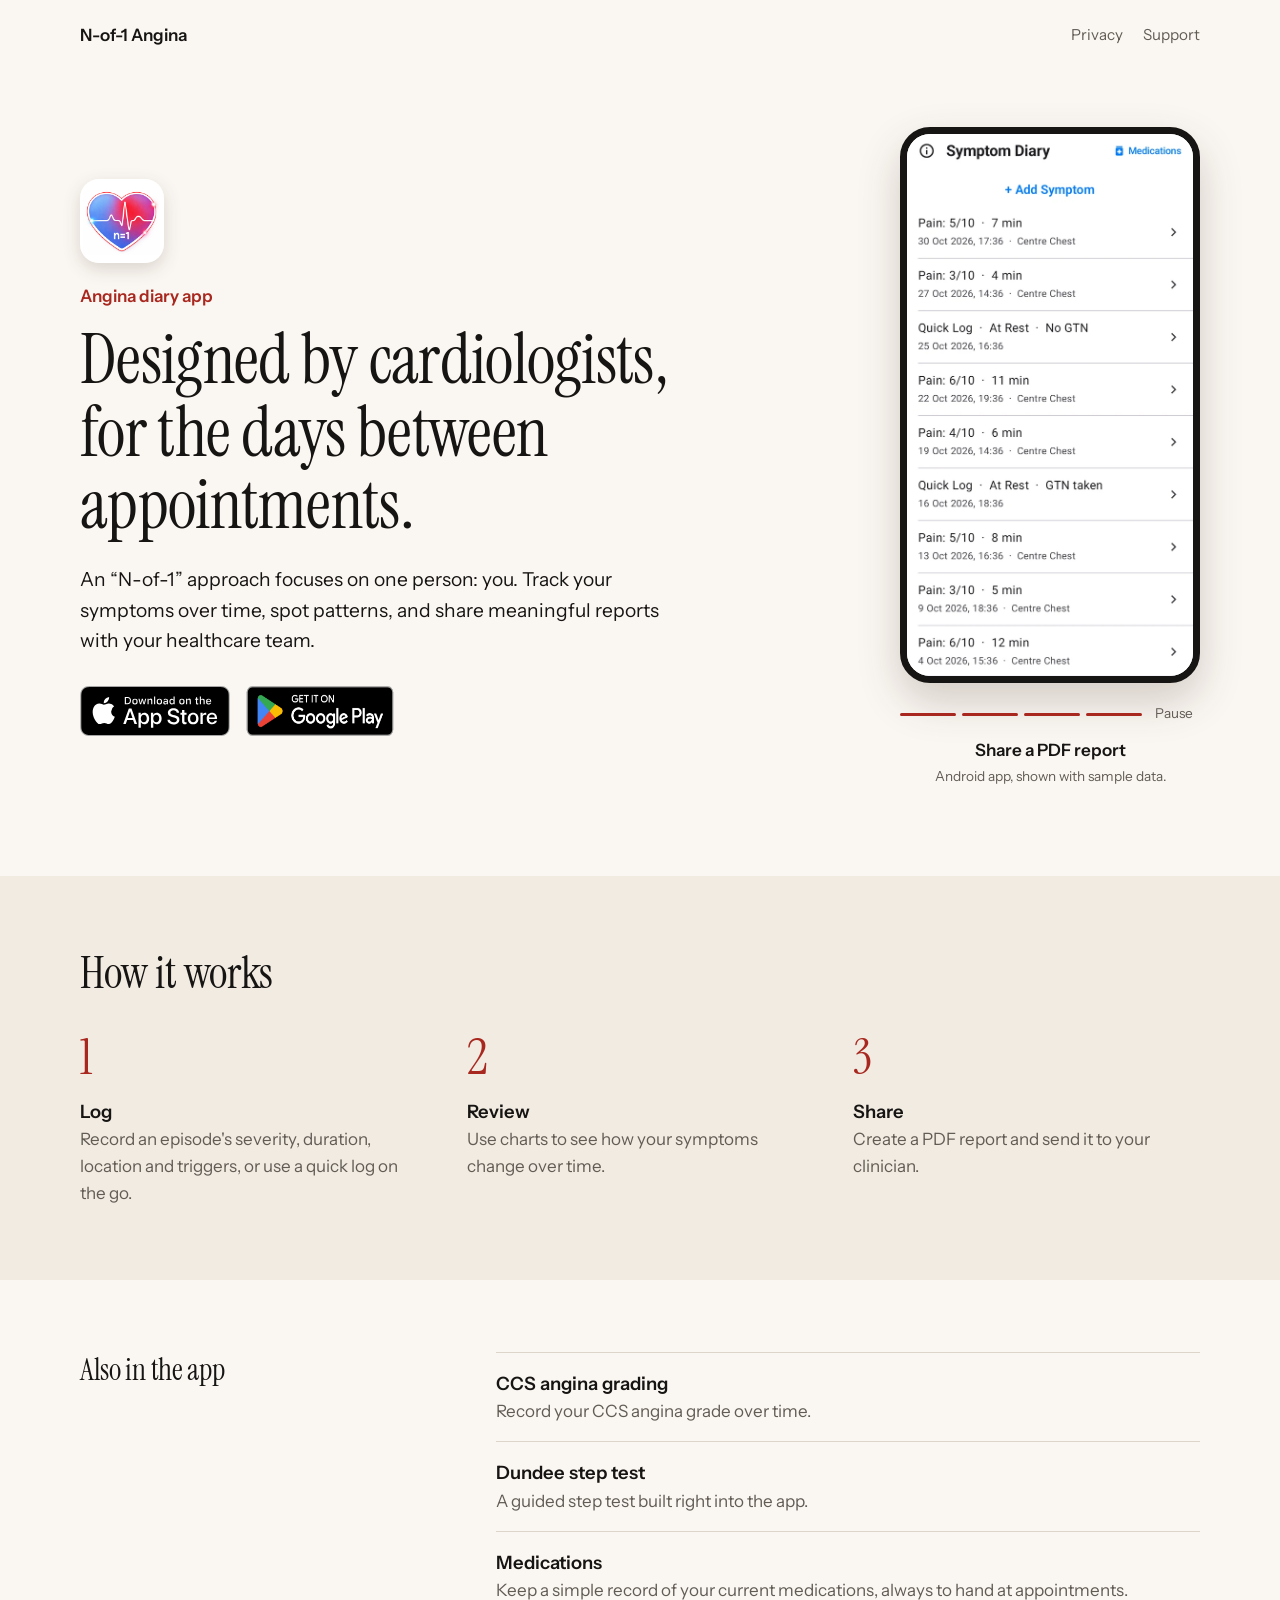
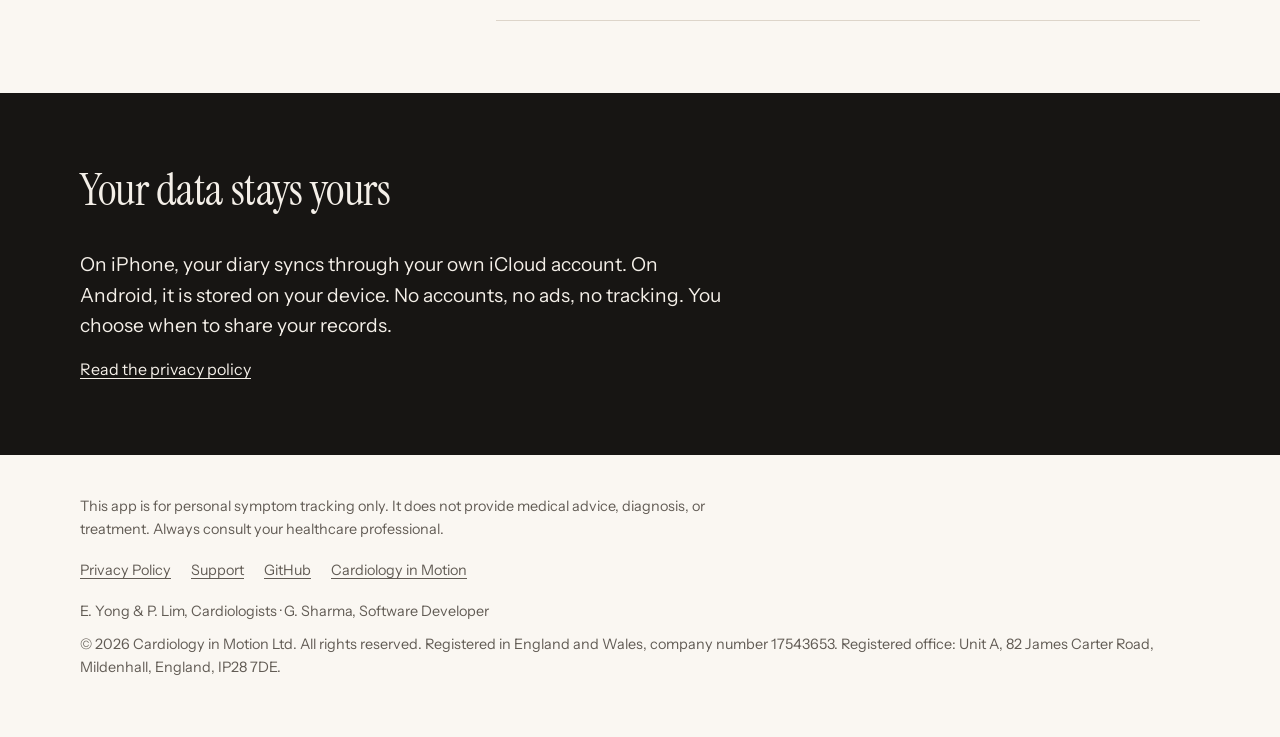
<file: docs/index.html>
<!doctype html>
<html lang="en">
<head>
  <meta charset="utf-8">
  <meta name="viewport" content="width=device-width, initial-scale=1">
  <title>N-of-1 Angina — Angina Diary App for iPhone and Android</title>
  <meta name="description" content="A free angina diary app for iPhone and Android, designed by cardiologists. Track your angina symptoms, spot patterns, and share a clear report with your healthcare team. ">
  <meta name="theme-color" content="#faf7f2" media="(prefers-color-scheme: light)">
  <meta name="theme-color" content="#151311" media="(prefers-color-scheme: dark)">
  <link rel="canonical" href="https://cardiology-in-motion.github.io/nof1-angina/">
  <link rel="icon" type="image/png" href="assets/favicon.png">
  <link rel="apple-touch-icon" href="assets/apple-touch-icon.png">
  <link rel="preload" href="assets/fonts/instrument-serif.woff2" as="font" type="font/woff2" crossorigin>
  <link rel="stylesheet" href="assets/site.css">
  <script type="application/ld+json">
{
  "@context": "https://schema.org",
  "@type": "MobileApplication",
  "name": "N-of-1 Angina",
  "description": "An angina diary app for tracking symptoms, spotting patterns and sharing a report with your healthcare team.",
  "url": "https://cardiology-in-motion.github.io/nof1-angina/",
  "image": "https://cardiology-in-motion.github.io/nof1-angina/assets/app-icon-560.png",
  "applicationCategory": "HealthApplication",
  "operatingSystem": "iOS, Android",
  "installUrl": "https://apps.apple.com/gb/app/n-of-1-angina/id6759605018",
  "sameAs": [
    "https://apps.apple.com/gb/app/n-of-1-angina/id6759605018",
    "https://play.google.com/store/apps/details?id=cardiologyinmotion.nof1angina"
  ],
  "offers": {
    "@type": "Offer",
    "price": "0",
    "priceCurrency": "GBP"
  },
  "publisher": {
    "@id": "https://cardiology-in-motion.github.io/#organization",
    "@type": "Organization",
    "name": "Cardiology in Motion Ltd",
    "url": "https://cardiology-in-motion.github.io/"
  }
}
  </script>
</head>
<body>
  <a class="skip" href="#main">Skip to content</a>

  <header class="bar wrap">
    <a class="name" href="./">N-of-1 Angina</a>
    <nav aria-label="Main">
      <a href="privacy.html">Privacy</a>
      <a href="support.html">Support</a>
    </nav>
  </header>

  <main id="main">
    <section class="hero wrap">
      <div>
        <img class="hero-icon" src="assets/app-icon-560.png" width="84" height="84" alt="N-of-1 Angina app icon: a heart with a heartbeat line, marked n=1">
        <p class="eyebrow">Angina diary app</p>
        <h1>Designed by cardiologists, for the days between appointments.</h1>
        <p class="lede">An “N-of-1” approach focuses on one person: you. Track your symptoms over time, spot patterns, and share meaningful reports with your healthcare team.</p>
        <div class="actions">
          <a href="https://apps.apple.com/app/id6759605018"><img class="badge" src="assets/app-store-badge.svg" width="150" height="50" alt="Download on the App Store"></a>
          <a href="https://play.google.com/store/apps/details?id=cardiologyinmotion.nof1angina"><img class="badge-play" src="assets/google-play-badge.png" width="192" height="74" alt="Get it on Google Play"></a>
        </div>
      </div>
      <div class="gallery">
        <div class="phone">
          <div class="slides" tabindex="0" role="group" aria-label="App screens">
            <img src="assets/screens/diary.webp" width="600" height="1137" data-caption="Your symptom diary" alt="The Symptom Diary screen, listing episodes with pain score, duration and location">
            <img src="assets/screens/add-symptom.webp" width="600" height="1137" data-caption="Log an episode" alt="The Add Symptom screen, with choices for severity, location and quality of pain">
            <img src="assets/screens/charts.webp" width="600" height="1137" data-caption="See your symptom trends" alt="The Symptom Trends screen, with charts of episodes per week and pain severity">
            <img src="assets/screens/report.webp" width="600" height="1137" data-caption="Share a PDF report" alt="A PDF symptom report with a summary, medications and diary entries">
          </div>
        </div>
        <div class="controls"><button class="toggle" type="button">Pause</button></div>
        <p class="slide-caption">Your symptom diary</p>
        <p class="caption">Android app, shown with sample data.</p>
      </div>
    </section>

    <section class="steps" aria-labelledby="steps-title">
      <div class="wrap">
        <h2 id="steps-title">How it works</h2>
        <ol>
          <li><strong>Log</strong> Record an episode's severity, duration, location and triggers, or use a quick log on the go.</li>
          <li><strong>Review</strong> Use charts to see how your symptoms change over time.</li>
          <li><strong>Share</strong> Create a PDF report and send it to your clinician.</li>
        </ol>
      </div>
    </section>

    <section class="wrap split" aria-labelledby="more-title">
      <h2 id="more-title">Also in the app</h2>
      <ul class="features">
        <li><strong>CCS angina grading</strong> Record your CCS angina grade over time.</li>
        <li><strong>Dundee step test</strong> A guided step test built right into the app.</li>
        <li><strong>Medications</strong> Keep a simple record of your current medications, always to hand at appointments.</li>
      </ul>
    </section>

    <section class="privacy" aria-labelledby="privacy-title">
      <div class="wrap">
        <h2 id="privacy-title">Your data stays yours</h2>
        <p>On iPhone, your diary syncs through your own iCloud account. On Android, it is stored on your device. No accounts, no ads, no tracking. You choose when to share your records.</p>
        <p><a href="privacy.html">Read the privacy policy</a></p>
      </div>
    </section>
  </main>

  <footer class="wrap">
    <p class="disclaimer">This app is for personal symptom tracking only. It does not provide medical advice, diagnosis, or treatment. Always consult your healthcare professional.</p>
    <p class="footer-links">
      <a href="privacy.html">Privacy Policy</a>
      <a href="support.html">Support</a>
      <a href="https://github.com/Cardiology-in-Motion/nof1-angina">GitHub</a>
      <a href="https://cardiology-in-motion.github.io/">Cardiology in Motion</a>
    </p>
    <p>E. Yong &amp; P. Lim, Cardiologists · G. Sharma, Software Developer</p>
    <p class="legal">© 2026 Cardiology in Motion Ltd. All rights reserved. Registered in England and Wales, company number 17543653. Registered office: Unit A, 82 James Carter Road, Mildenhall, England, IP28 7DE.</p>
  </footer>
  <script src="assets/gallery.js"></script>
</body>
</html>
</file>
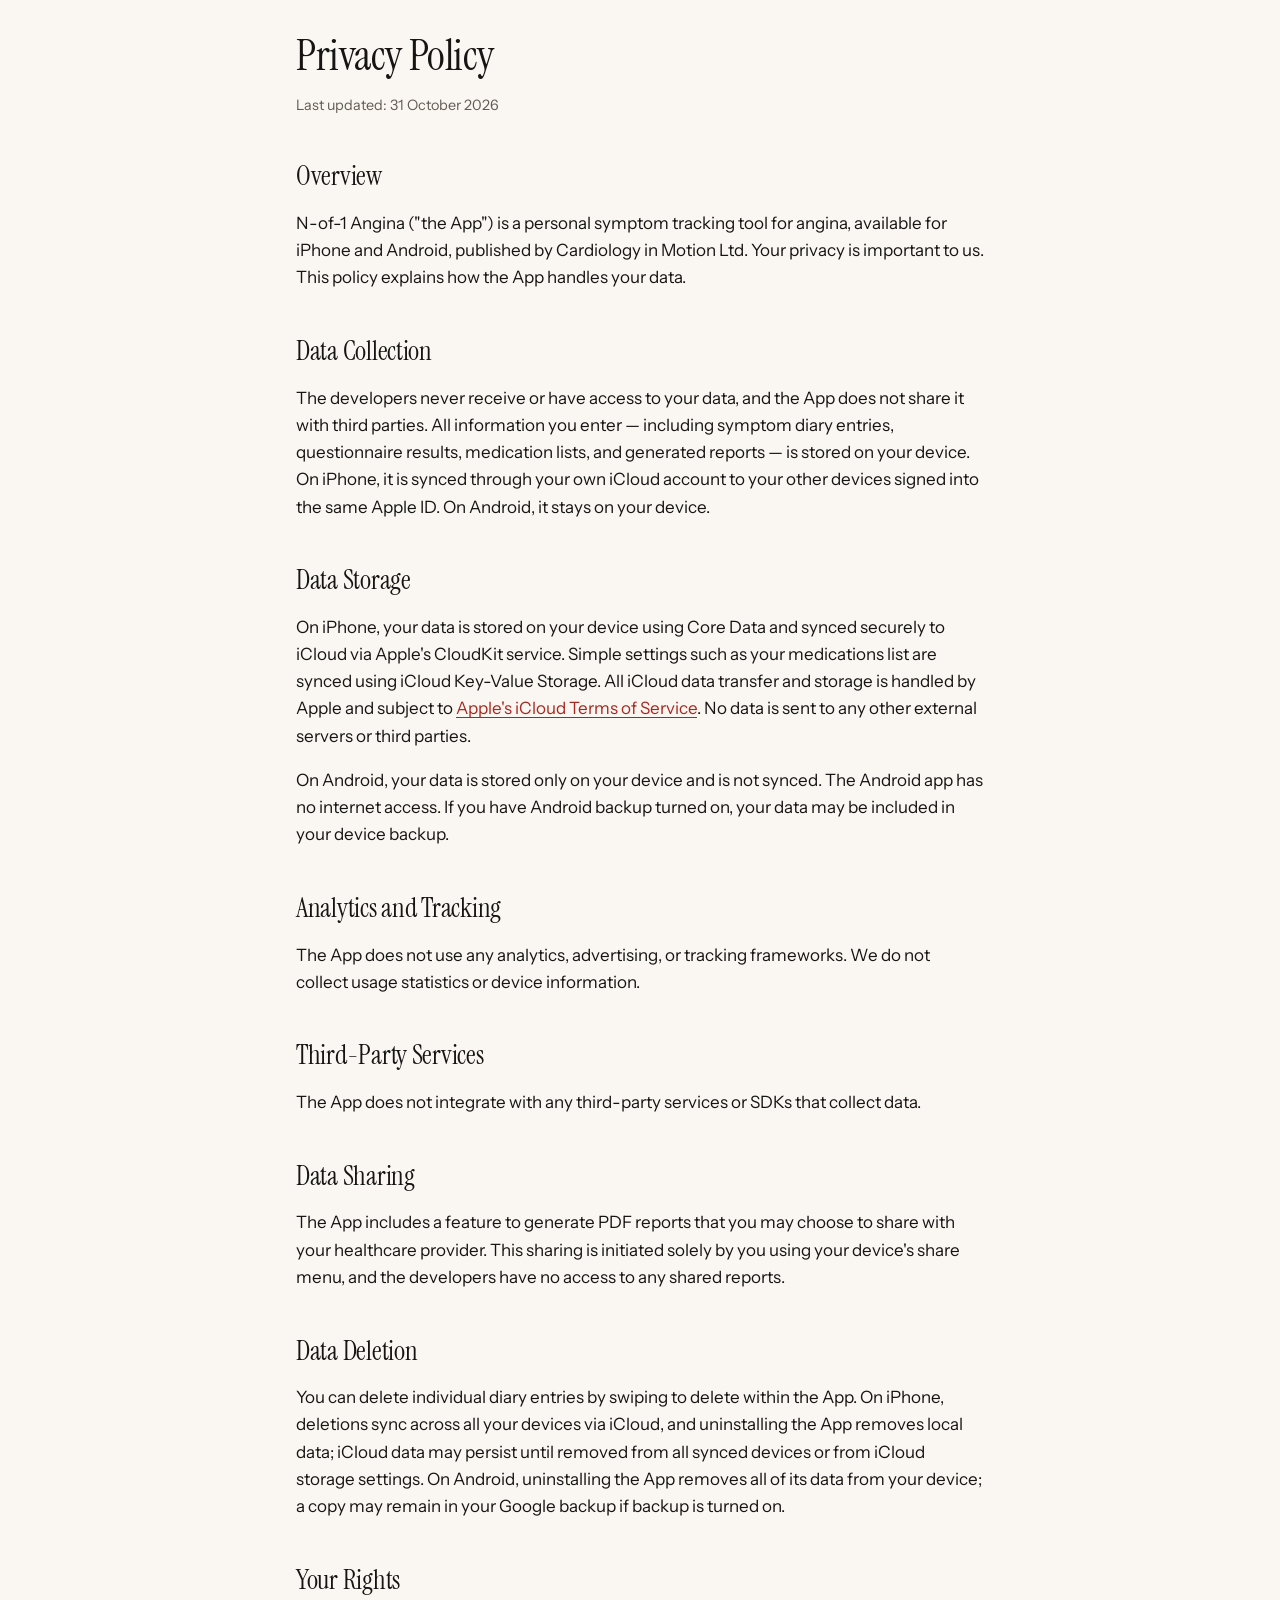
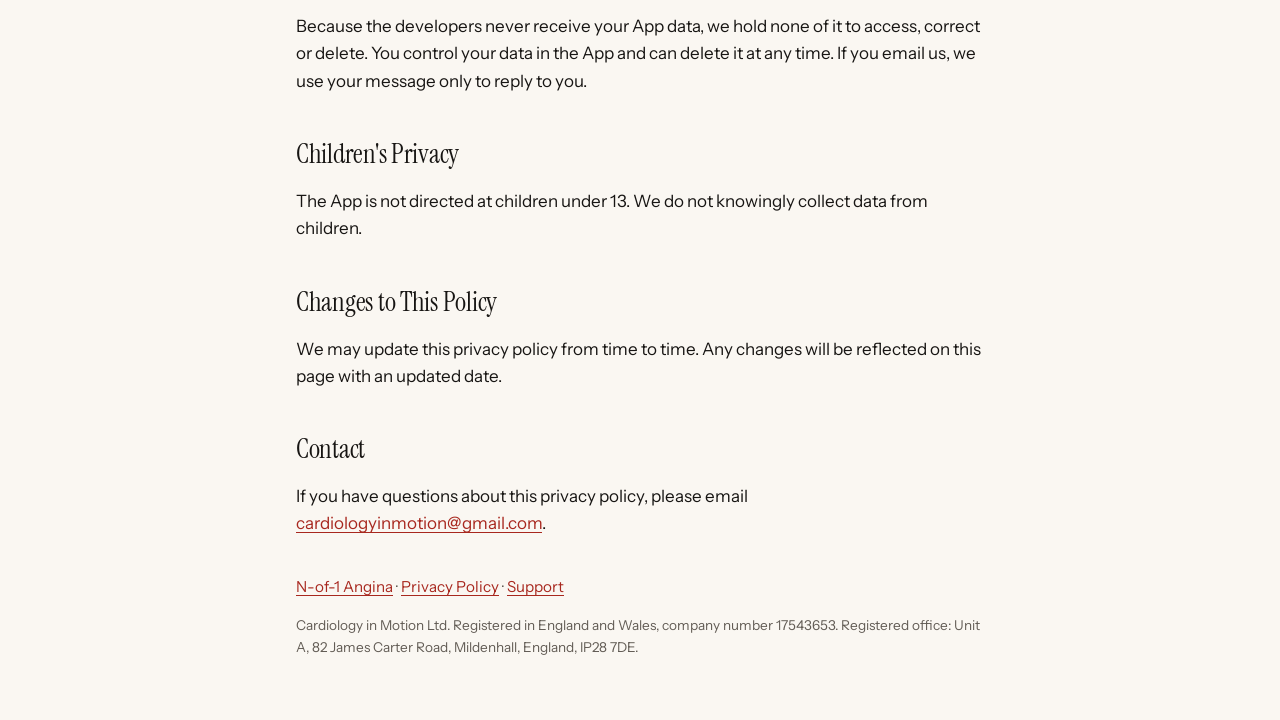
<file: docs/privacy.html>
<!DOCTYPE html>                                                                                                                       
  <html lang="en">                                                                                                                    
  <head>                                                                                                                                
      <meta charset="UTF-8">                                                                                                            
      <meta name="viewport" content="width=device-width, initial-scale=1.0">
      <title>Privacy Policy — N-of-1 Angina</title>
      <meta name="description" content="How N-of-1 Angina handles your data: no accounts, no ads and no tracking.">
      <link rel="canonical" href="https://cardiology-in-motion.github.io/nof1-angina/privacy.html">
      <link rel="icon" type="image/png" href="assets/favicon.png">
    <link rel="stylesheet" href="assets/site.css">
</head>
  <body class="doc">
      <h1>Privacy Policy</h1>
      <p class="updated">Last updated: 31 October 2026</p>

      <h2>Overview</h2>
      <p>N-of-1 Angina ("the App") is a personal symptom tracking tool for angina, available for iPhone and Android, published by Cardiology in Motion Ltd. Your privacy is important to us. This policy explains
   how the App handles your data.</p>

      <h2>Data Collection</h2>
      <p>The developers never receive or have access to your data, and the App does not share it with third parties. All information you enter —
   including symptom diary entries, questionnaire results, medication lists, and generated reports — is stored on your device. On iPhone, it is synced through your own iCloud account to your other devices signed into the same Apple ID. On Android, it stays on your device.</p>

      <h2>Data Storage</h2>
      <p>On iPhone, your data is stored on your device using Core Data and synced securely to iCloud via Apple's CloudKit service. Simple settings
  such as your medications list are synced using iCloud Key-Value Storage. All iCloud data transfer and storage is handled by Apple and
  subject to <a href="https://www.apple.com/legal/internet-services/icloud/">Apple's iCloud Terms of Service</a>. No data is sent to any
   other external servers or third parties.</p>
      <p>On Android, your data is stored only on your device and is not synced. The Android app has no internet access. If you have
  Android backup turned on, your data may be included in your device backup.</p>

      <h2>Analytics and Tracking</h2>
      <p>The App does not use any analytics, advertising, or tracking frameworks. We do not collect usage statistics or device
  information.</p>

      <h2>Third-Party Services</h2>
      <p>The App does not integrate with any third-party services or SDKs that collect data.</p>

      <h2>Data Sharing</h2>
      <p>The App includes a feature to generate PDF reports that you may choose to share with your healthcare provider. This sharing is
  initiated solely by you using your device's share menu, and the developers have no access to any shared reports.</p>

      <h2>Data Deletion</h2>
      <p>You can delete individual diary entries by swiping to delete within the App. On iPhone, deletions sync across all your devices via iCloud, and uninstalling the App removes local data; iCloud data may persist until removed from all synced devices or from iCloud storage
  settings. On Android, uninstalling the App removes all of its data from your device; a copy may remain in your Google backup if backup is turned on.</p>

      <h2>Your Rights</h2>
      <p>Because the developers never receive your App data, we hold none of it to access, correct or delete. You control your data in the App and can delete it at any time. If you email us, we use your message only to reply to you.</p>

      <h2>Children's Privacy</h2>
      <p>The App is not directed at children under 13. We do not knowingly collect data from children.</p>

      <h2>Changes to This Policy</h2>
      <p>We may update this privacy policy from time to time. Any changes will be reflected on this page with an updated date.</p>

      <h2>Contact</h2>
      <p>If you have questions about this privacy policy, please email <a href="mailto:cardiologyinmotion@gmail.com">cardiologyinmotion@gmail.com</a>.</p>
    <p class="nav"><a href="./">N-of-1 Angina</a> · <a href="privacy.html">Privacy Policy</a> · <a href="support.html">Support</a></p>
    <p class="company">Cardiology in Motion Ltd. Registered in England and Wales, company number 17543653. Registered office: Unit A, 82 James Carter Road, Mildenhall, England, IP28 7DE.</p>
</body>
  </html>
</file>
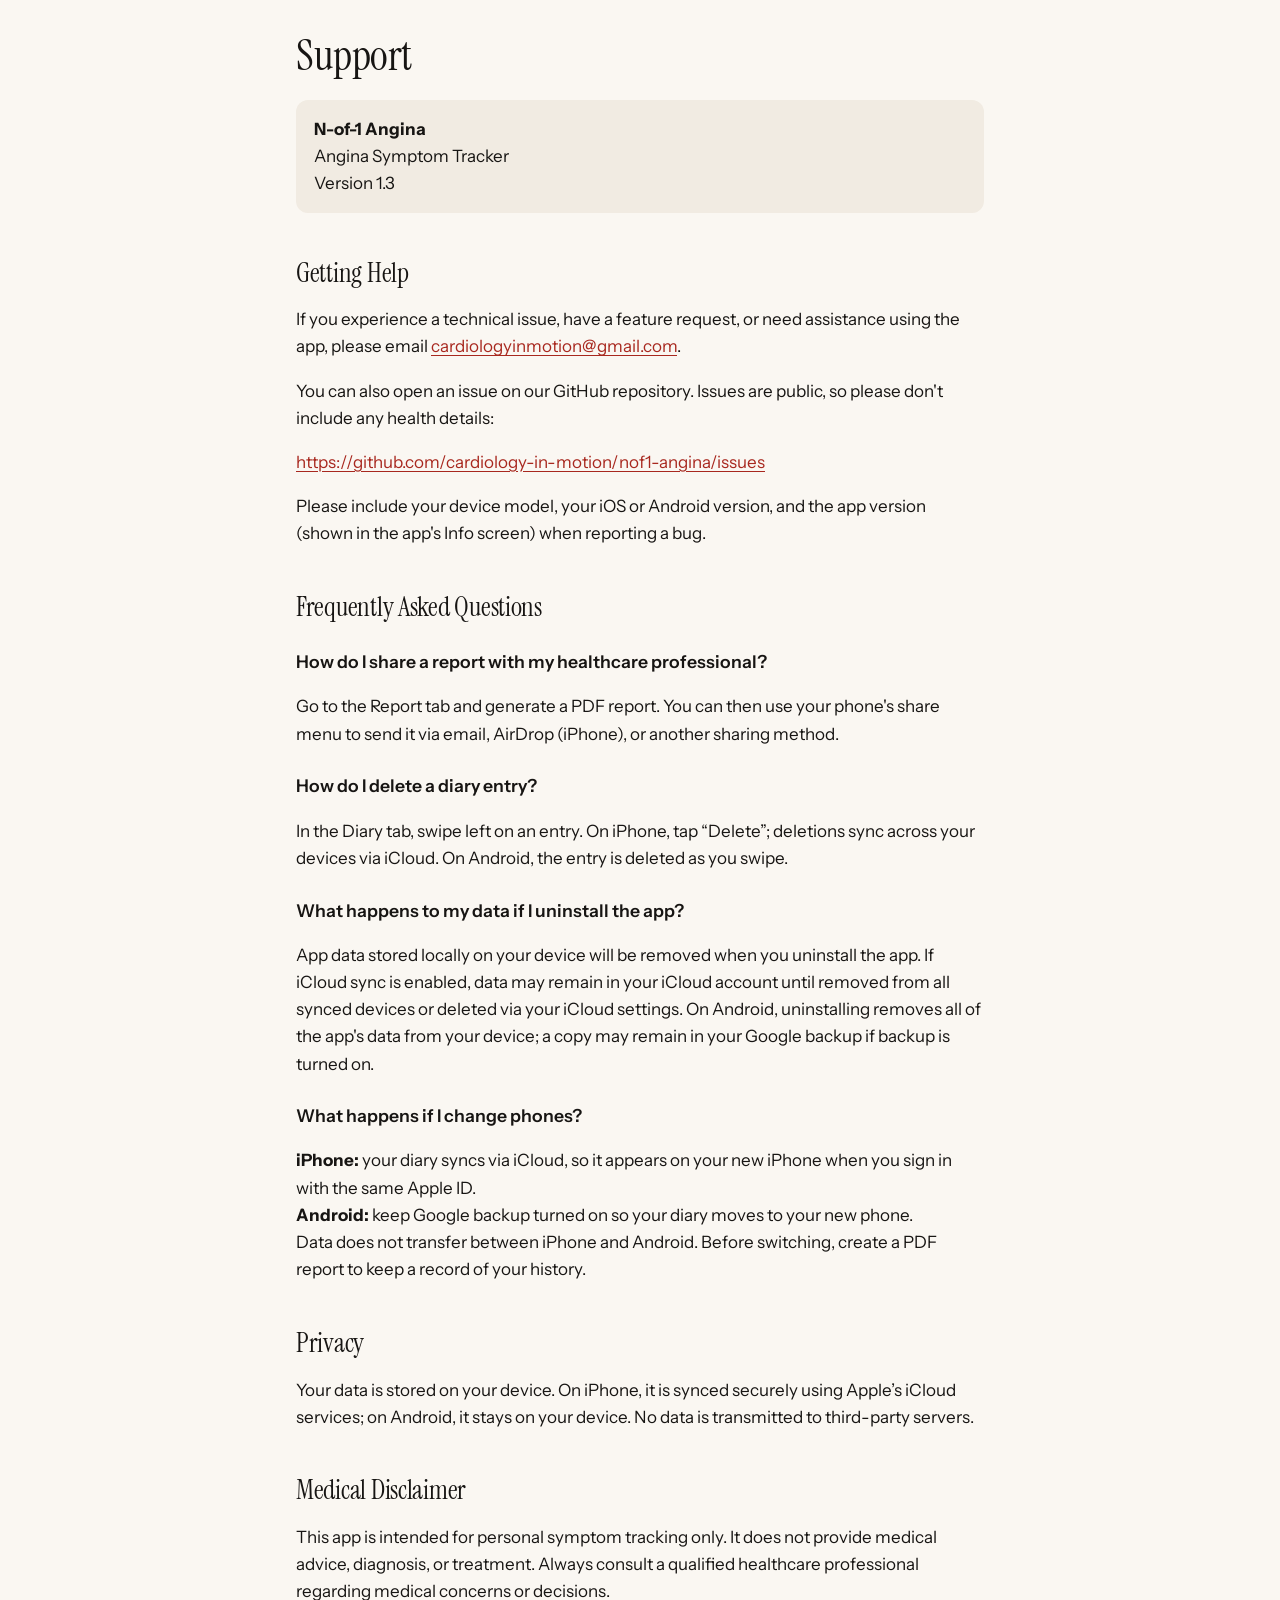
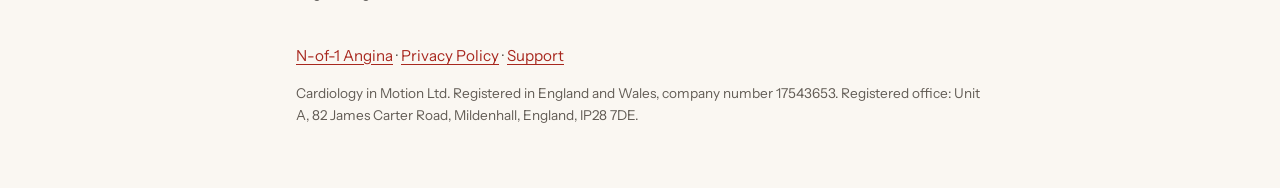
<file: docs/support.html>
<!DOCTYPE html>
<html lang="en">
<head>
    <meta charset="UTF-8">
    <meta name="viewport" content="width=device-width, initial-scale=1.0">
    <title>Support — N-of-1 Angina</title>
    <meta name="description" content="Help with N-of-1 Angina: reporting a problem, sharing reports, deleting entries and changing phones.">
    <link rel="canonical" href="https://cardiology-in-motion.github.io/nof1-angina/support.html">
    <link rel="icon" type="image/png" href="assets/favicon.png">
    <link rel="stylesheet" href="assets/site.css">
</head>
<body class="doc">
    <h1>Support</h1>

    <div class="app-info">
        <strong>N-of-1 Angina</strong><br>
        Angina Symptom Tracker<br>
        Version 1.3
    </div>

    <h2>Getting Help</h2>
    <p>If you experience a technical issue, have a feature request, or need assistance using the app, please email <a href="mailto:cardiologyinmotion@gmail.com">cardiologyinmotion@gmail.com</a>.</p>
    <p>You can also open an issue on our GitHub repository. Issues are public, so please don't include any health details:</p>
    <p>
        <a href="https://github.com/cardiology-in-motion/nof1-angina/issues">
            https://github.com/cardiology-in-motion/nof1-angina/issues
        </a>
    </p>
    <p>Please include your device model, your iOS or Android version, and the app version (shown in the app's Info screen) when reporting a bug.</p>

    <h2>Frequently Asked Questions</h2>

    <h3>How do I share a report with my healthcare professional?</h3>
    <p>Go to the Report tab and generate a PDF report. You can then use your phone's share menu to send it via email, AirDrop (iPhone), or another sharing method.</p>

    <h3>How do I delete a diary entry?</h3>
    <p>In the Diary tab, swipe left on an entry. On iPhone, tap “Delete”; deletions sync across your devices via iCloud. On Android, the entry is deleted as you swipe.</p>

    <h3>What happens to my data if I uninstall the app?</h3>
    <p>App data stored locally on your device will be removed when you uninstall the app. If iCloud sync is enabled, data may remain in your iCloud account until removed from all synced devices or deleted via your iCloud settings. On Android, uninstalling removes all of the app's data from your device; a copy may remain in your Google backup if backup is turned on.</p>

    <h3>What happens if I change phones?</h3>
    <p><strong>iPhone:</strong> your diary syncs via iCloud, so it appears on your new iPhone when you sign in with the same Apple ID.<br>
    <strong>Android:</strong> keep Google backup turned on so your diary moves to your new phone.<br>
    Data does not transfer between iPhone and Android. Before switching, create a PDF report to keep a record of your history.</p>

    <h2>Privacy</h2>
    <p>Your data is stored on your device. On iPhone, it is synced securely using Apple’s iCloud services; on Android, it stays on your device. No data is transmitted to third-party servers.</p>

    <h2>Medical Disclaimer</h2>
    <p>This app is intended for personal symptom tracking only. It does not provide medical advice, diagnosis, or treatment. Always consult a qualified healthcare professional regarding medical concerns or decisions.</p>

    <p class="nav"><a href="./">N-of-1 Angina</a> · <a href="privacy.html">Privacy Policy</a> · <a href="support.html">Support</a></p>
    <p class="company">Cardiology in Motion Ltd. Registered in England and Wales, company number 17543653. Registered office: Unit A, 82 James Carter Road, Mildenhall, England, IP28 7DE.</p>
</body>
</html>
</file>
<file: docs/assets/site.css>
@font-face {
  font-family: "Instrument Serif";
  src: url("fonts/instrument-serif.woff2") format("woff2");
  font-display: swap;
}
@font-face {
  font-family: "Instrument Sans";
  src: url("fonts/instrument-sans.woff2") format("woff2");
  font-weight: 400 700;
  font-display: swap;
}

:root {
  color-scheme: light dark;
  --paper: #faf7f2;
  --panel: #f1ebe2;
  --ink: #171513;
  --muted: #625c55;
  --line: #ddd5ca;
  --accent: #a8281f;
  --band: #171513;
  --on-band: #f4efe8;
}
@media (prefers-color-scheme: dark) {
  :root {
    --paper: #151311;
    --panel: #1f1c19;
    --ink: #f4efe8;
    --muted: #aaa298;
    --line: #38332e;
    --accent: #f0857a;
    --band: #2a2520;
  }
}

* { box-sizing: border-box; }
body {
  margin: 0;
  background: var(--paper);
  color: var(--ink);
  font: 400 1.0625rem/1.6 "Instrument Sans", -apple-system, BlinkMacSystemFont, "Segoe UI", Roboto, sans-serif;
  -webkit-font-smoothing: antialiased;
  overflow-wrap: anywhere;
}
h1, h2 { font-family: "Instrument Serif", Georgia, serif; font-weight: 400; letter-spacing: -0.01em; }
img { display: block; max-width: 100%; height: auto; }
a { color: inherit; text-underline-offset: 3px; }
a:hover { color: var(--accent); }
:focus-visible { outline: 2px solid var(--accent); outline-offset: 3px; border-radius: 2px; }

/* Home page */
.wrap { width: min(1120px, 100% - 32px); margin-inline: auto; }
@media (min-width: 720px) { .wrap { width: min(1120px, 100% - 80px); } }

.skip { position: absolute; left: -999px; }
.skip:focus { left: 16px; top: 16px; padding: 8px 12px; background: var(--ink); color: var(--paper); z-index: 1; }

.bar { display: flex; justify-content: space-between; align-items: center; gap: 16px; padding-block: 22px; }
.name { font-weight: 600; text-decoration: none; }
.bar nav { display: flex; gap: 20px; font-size: 0.95rem; }
.bar nav a { text-decoration: none; color: var(--muted); }
.bar nav a:hover { color: var(--accent); }

.hero {
  display: grid;
  grid-template-columns: 1.5fr 1fr;
  align-items: center;
  gap: 56px;
  padding-block: 56px 88px;
}
.eyebrow { margin: 0 0 14px; color: var(--accent); font-weight: 600; }
.hero h1 { margin: 0; font-size: clamp(2.6rem, 5.4vw, 4.4rem); line-height: 1.05; text-wrap: balance; }
.lede { margin: 22px 0 0; font-size: 1.2rem; max-width: 32em; }
.actions { display: flex; flex-wrap: wrap; align-items: center; gap: 12px 18px; margin-top: 30px; }
.badge { width: 150px; height: 50px; }
.badge-play { width: 192px; height: 74px; margin: -12px; }
.soon { color: var(--muted); font-size: 0.95rem; }
.hero-icon { width: 84px; border-radius: 22.5%; margin-bottom: 20px; box-shadow: 0 6px 18px rgba(60, 30, 20, 0.16); }
.gallery { width: min(300px, 100%); justify-self: end; text-align: center; }
.phone { overflow: hidden; background: #fff; border: 7px solid #171513; border-radius: 30px; box-shadow: 0 18px 44px rgba(60, 30, 20, 0.2); }
.slides { display: flex; overflow-x: auto; scroll-snap-type: x mandatory; scrollbar-width: none; }
.slides::-webkit-scrollbar { display: none; }
.slides img { flex: 0 0 100%; width: 100%; scroll-snap-align: start; }
.controls { display: none; align-items: center; gap: 6px; margin-top: 12px; }
.gallery.ready .controls { display: flex; }
.segment { flex: 1; padding: 12px 0; border: 0; background: none; cursor: pointer; }
.segment span { display: block; height: 3px; border-radius: 2px; background: linear-gradient(var(--accent), var(--accent)) no-repeat left / 0 100%, var(--line); }
.segment.done span { background-size: 100% 100%; }
.segment.active span { animation: fill 4.5s linear forwards; }
.gallery.paused .segment.active span { animation-play-state: paused; }
@keyframes fill { from { background-size: 0 100%, auto; } to { background-size: 100% 100%, auto; } }
.toggle { min-width: 52px; padding: 8px 4px; border: 0; background: none; color: var(--muted); font: inherit; font-size: 0.85rem; cursor: pointer; }
.toggle:hover { color: var(--accent); }
.slide-caption { margin: 4px 0 0; font-weight: 600; }
.caption { margin: 2px 0 0; color: var(--muted); font-size: 0.85rem; }

.steps { background: var(--panel); padding-block: 72px; }
.steps h2, .privacy h2 { margin: 0 0 32px; font-size: clamp(2rem, 4vw, 2.8rem); line-height: 1.15; }
.steps ol { display: grid; grid-template-columns: repeat(3, 1fr); gap: 40px; margin: 0; padding: 0; list-style: none; counter-reset: step; color: var(--muted); }
.steps li { counter-increment: step; }
.steps li::before { content: counter(step); display: block; font: 400 3.2rem/1 "Instrument Serif", Georgia, serif; color: var(--accent); margin-bottom: 14px; }
.steps strong, .features strong { display: block; font-weight: 600; color: var(--ink); font-size: 1.15rem; }

.split { display: grid; grid-template-columns: 1fr 2fr; gap: 16px 64px; padding-block: 72px; }
.split h2 { margin: 0; font-size: 1.9rem; line-height: 1.2; }
.features { margin: 0; padding: 0; list-style: none; color: var(--muted); }
.features li { padding-block: 16px; border-top: 1px solid var(--line); }
.features li:last-child { border-bottom: 1px solid var(--line); }

.privacy { background: var(--band); color: var(--on-band); padding-block: 72px; }
.privacy p { margin: 0 0 16px; max-width: 34em; font-size: 1.2rem; }
.privacy p:last-child { margin-bottom: 0; font-size: 1rem; }

footer { padding-block: 40px 48px; color: var(--muted); font-size: 0.9rem; }
footer p { margin: 0 0 10px; }
.disclaimer { max-width: 44em; }
.footer-links { display: flex; flex-wrap: wrap; gap: 6px 20px; margin-block: 18px; }

@media (max-width: 820px) {
  .hero { grid-template-columns: 1fr; gap: 36px; padding-block: 24px 56px; }
  .gallery { justify-self: center; width: min(280px, 85%); }
  .steps, .privacy { padding-block: 56px; }
  .steps ol, .split { grid-template-columns: 1fr; }
  .steps ol { gap: 28px; }
  .split { padding-block: 56px; }
}

/* Privacy and support pages */
.doc { max-width: 720px; margin-inline: auto; padding: 32px 16px 48px; }
.doc h1 { font-size: 2.7rem; line-height: 1.1; margin: 0 0 12px; }
.doc h2 { font-size: 1.7rem; line-height: 1.2; margin: 1.6em 0 0.3em; }
.doc h3 { font-size: 1.1rem; font-weight: 600; margin: 1.4em 0 0.2em; }
.doc a { color: var(--accent); }
.updated, .nav, .company { color: var(--muted); }
.updated { font-size: 0.9rem; }
.app-info { background: var(--panel); padding: 16px 18px; border-radius: 12px; margin-block: 20px 24px; }
.nav { margin-top: 2.5em; font-size: 0.95rem; }
.company { font-size: 0.85rem; }
</file>
